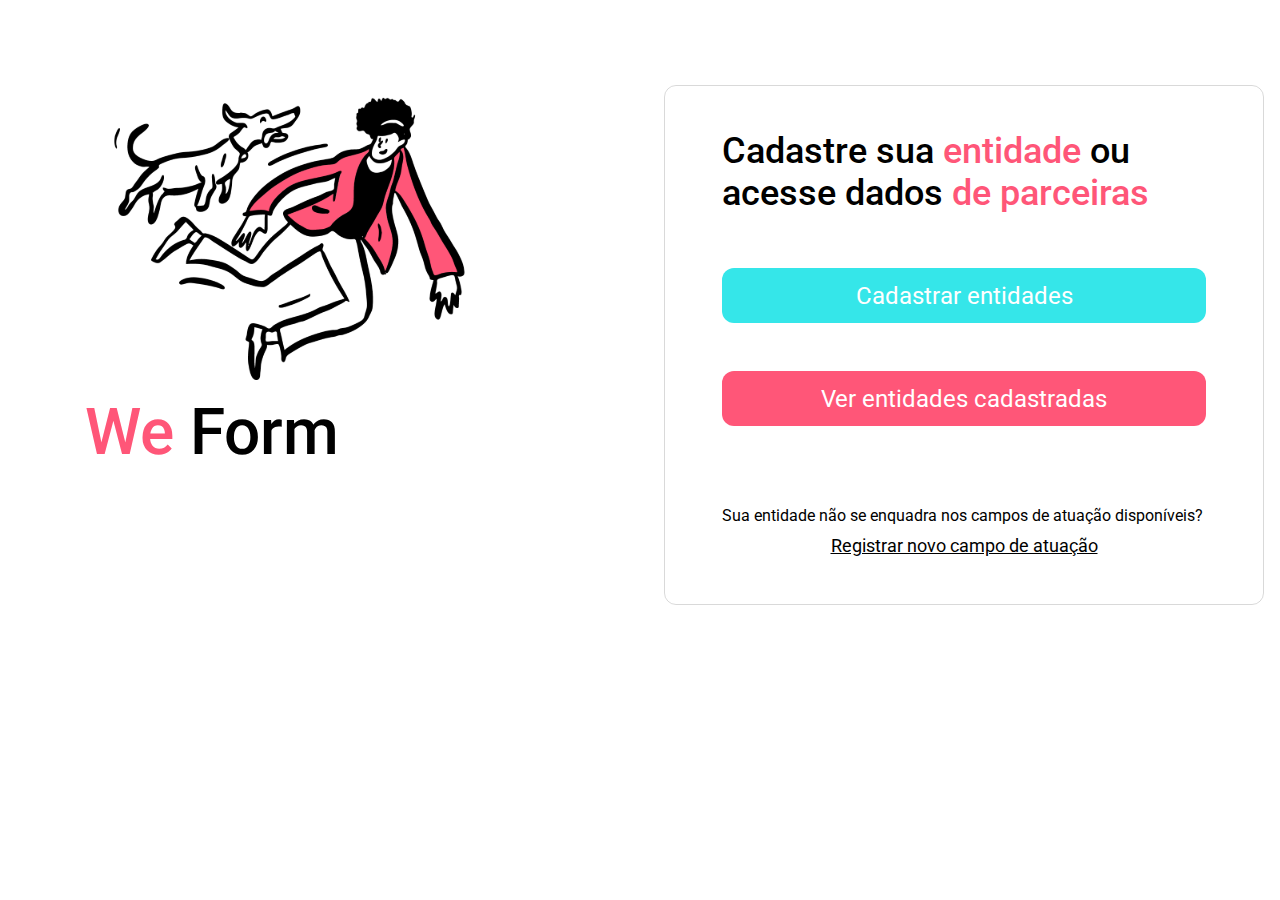
<file: index.html>
<!DOCTYPE html>
<html lang="pt-br">
<head>
    <meta charset="UTF-8">
    <meta http-equiv="X-UA-Compatible" content="IE=edge">
    <meta name="viewport" content="width=device-width, initial-scale=1.0">

    <link rel="stylesheet" href="style.css">

    <link rel="preconnect" href="https://fonts.googleapis.com">
    <link rel="preconnect" href="https://fonts.gstatic.com" crossorigin>
    <link href="https://fonts.googleapis.com/css2?family=Comic+Neue:wght@300;400;700&family=Roboto:ital,wght@0,100;0,300;0,400;0,500;1,700&display=swap" rel="stylesheet">
    <link href="/fontawesome/css/all.css" rel="stylesheet">

    <title>Document</title>

</head>
<body>


<div class="content">

    <aside>
        <img src="images/dog.svg" alt="">
        <h1> <span>We</span> Form</h1>
    </aside>

    <main>
        <h2>Cadastre sua <span>entidade</span> ou acesse dados <span>de parceiras</span></h2>

        <div class="actions">
            <a href="cadastro-entidade.html">Cadastrar entidades</a>
            <a href="">Ver entidades cadastradas</a>
        </div>

        <footer>
            <p>Sua entidade não se enquadra nos campos de atuação disponíveis?</p>
            <a href="">Registrar novo campo de atuação</a>
        </footer>
    </main>

</div>


</body>
</html>
</file>
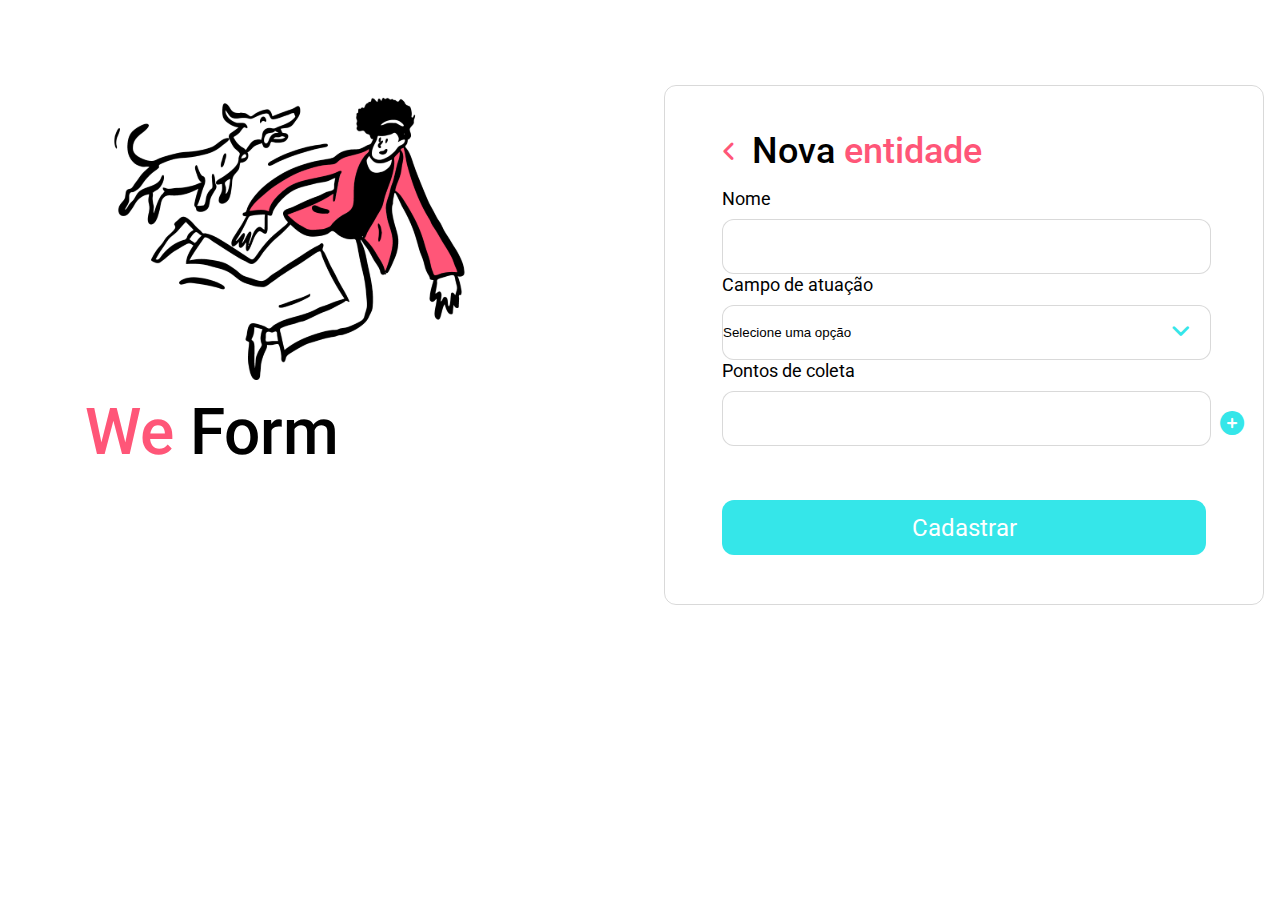
<file: cadastro-entidade.html>
<!DOCTYPE html>
<html lang="pt-br">
<head>
    <meta charset="UTF-8">
    <meta http-equiv="X-UA-Compatible" content="IE=edge">
    <meta name="viewport" content="width=device-width, initial-scale=1.0">

    <link rel="stylesheet" href="style.css">

    <link rel="preconnect" href="https://fonts.googleapis.com">
    <link rel="preconnect" href="https://fonts.gstatic.com" crossorigin>
    <link href="https://fonts.googleapis.com/css2?family=Comic+Neue:wght@300;400;700&family=Roboto:ital,wght@0,100;0,300;0,400;0,500;1,700&display=swap" rel="stylesheet">
    <link href="/fontawesome/css/all.css" rel="stylesheet">

    <title>Document</title>

</head>
<body>


<div class="content">

    <aside>
        <img src="images/dog.svg" alt="">
        <h1> <span>We</span> Form</h1>
    </aside>

    <main>
        <header>
            <a href="index.html">
                <i class="fa-solid fa-angle-left"></i>
            </a>

            <h2>Nova <span>entidade</span> </h2>
        </header>
        <form>
            <label for="input-name">Nome</label>
            <input type="text" id="input-name">

            <label for="input-field">Campo de atuação</label>
            <div class="select-div">
                <select id="input-field">
                    <option value="">Selecione uma opção</option>
                    <option value="abrigo">Abrigo de animais</option>
                </select>
            </div>

            <div class="points">  
                <label for="input-points">Pontos de coleta</label>
                <input type="text" id="input-points">
    
                <button>
                    <i class="fa-solid fa-circle-plus"></i>
                </button>
            </div>
        </form>

        <div class="actions">
            <a href="">Cadastrar</a>
        </div>
    </main>

</div>


</body>
</html>
</file>
<file: style.css>
*{
    margin: 0;
    padding: 0;
    box-sizing: border-box;
}

:root{
    font-size: 62.5%;  /*temos como base 16px, por isso -> 16.(62,5/100=0,625)=10 (usar 'rem' - acessibilidade) */
    --default-border: 0.1rem solid rgba(0, 0, 0, 0.15);
    --default-border-radius: 1.2rem;
}

body{
    font-family: 'Roboto', sans-serif;
    font-size: 1.4rem;
}

aside h1{
    font-size: 64px;
    font-weight: 500;
    line-height: 75px;
}

aside h1 span, main h2 span{
    color: #FF5678;
}

.content{
    display: grid;
    grid-template-areas:
    ". . . . ."
    ". dog . form ."
    ". dog . form ."
    ". . . . ."
    ;
    gap: 8.5rem;
}

aside{
    grid-area: dog;
}

main{
    grid-area: form;
}

main{
    width: 60rem;
    height: 52rem;
    padding: 4.4rem 5.7rem;
    border-radius:var(--default-border-radius);
    border: var(--default-border);
    position: relative;
}


main h2{
    max-width: 43rem;
    font-size: 3.6rem;
    font-weight: 500;
}

main .actions{
    display: flex;
    flex-flow: column wrap;
}

main .actions a{
    text-decoration: none;
    border-radius: var(--default-border-radius);
    font-size: 2.4rem;
    height: 5.5rem;
    background-color: #35E6E9;
    color: white;

    display: flex;
    justify-content: center;
    align-items: center;
    margin-top: 5.4rem;
}

main .actions a + a{
    background-color: #FF5678;
    margin-top: 4.8rem;
}

main header{
    display: flex;
    align-items: center;
    gap: 0 1.6rem;
}

main header i{
    font-size: 2.3rem;
    color: #FF5678;
}

main footer p{
    margin-top: 8rem;
    font-size: 1.6rem;
}

main footer a{
    margin-top: 1rem;
    font-size: 1.8rem;
    display: block;
    text-align: center;
    color: black;
}

main form{
    margin-top: 1.6rem;
}

main form label{
    font-size: 1.8rem;
    font-weight: 400;
    text-transform: initial;
    margin-bottom: 1rem;
    display: block;
}

 main form :is(input, select){ /*input, main form select */
    width: 48.9rem;
    height: 5.5rem;
    display: block;
    background-color: white;
    border: var(--default-border);
    border-radius: var( --default-border-radius);
}

main form select{
    appearance: none;
}

main form .select-div{
    position: relative;
}

main form .select-div::after{
    top: 1.6rem;
    right: 1.6rem;
    font-size: 2.2rem;
    content: "\f107";
    font-family: 'Font Awesome 6 Free';
    font-weight: 600;
    position: absolute;
    z-index: 1;
    color: #35E6E9;
}

main form .points{
    position: relative;
}

main form input + button{
    position: absolute;
    right: -3.8rem;
    top: calc(2.7rem + 2.3rem);
    background-color: transparent;
    border: none;
    color: #35E6E9;
    font-size: 2.4rem;
    cursor: pointer;
}
</file>
